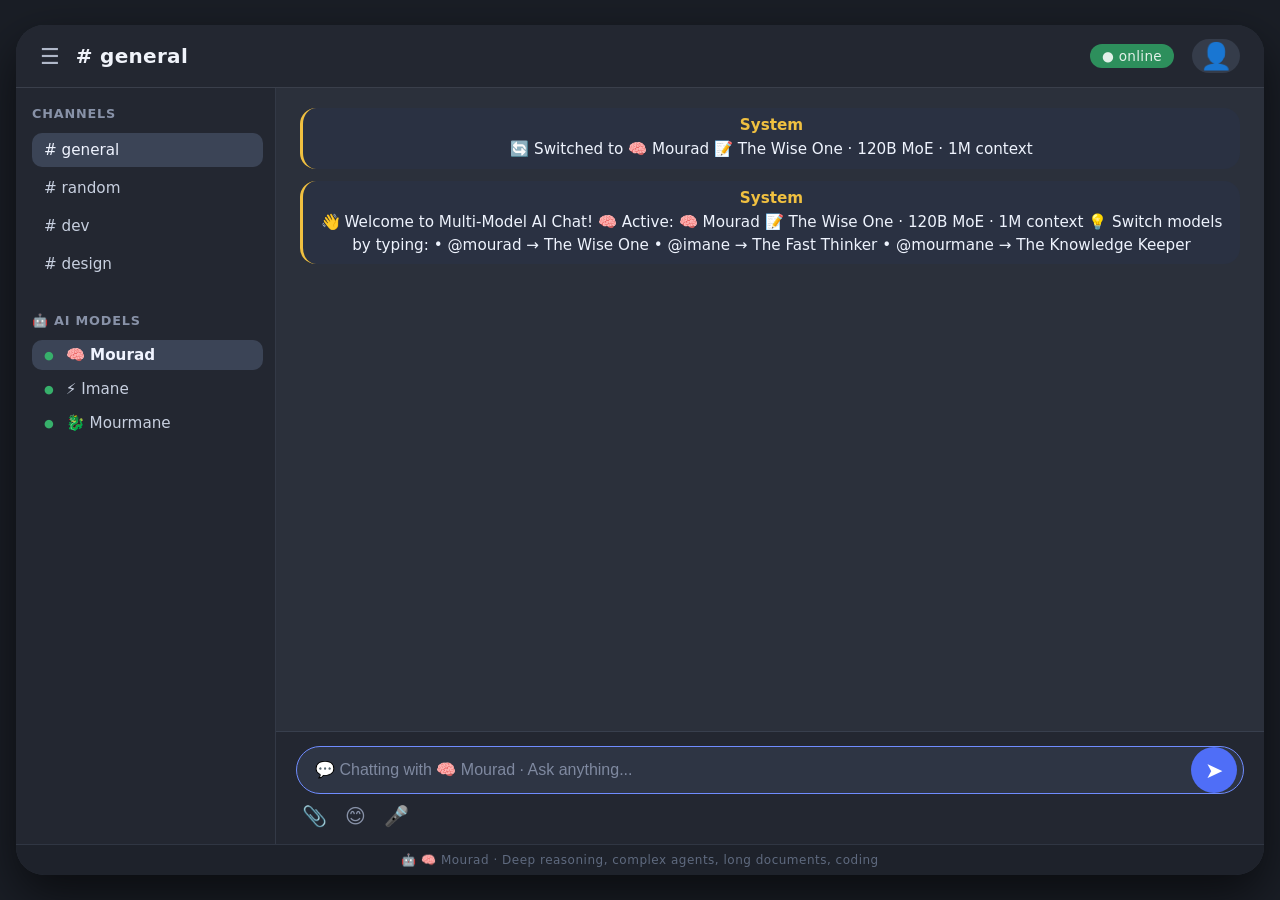
<file: index.html>
<!DOCTYPE html>
<html lang="en">
<head>
	<!DOCTYPE html>
<html lang="en">
<head>
    <meta charset="UTF-8">
    <meta name="viewport" content="width=device-width, initial-scale=1.0, maximum-scale=1.0, user-scalable=no">
    <title>AI Chat - Mourad, Imane & Mourmane</title>
    
    <!-- ===== PWA Manifest ===== -->
    <link rel="manifest" href="manifest.json">
    
    <!-- ===== Apple Touch Icon ===== -->
    <link rel="apple-touch-icon" href="icon-512.png">
    
    <!-- ===== Theme Color ===== -->
    <meta name="theme-color" content="#2b303b">
    <meta name="apple-mobile-web-app-capable" content="yes">
    <meta name="apple-mobile-web-app-status-bar-style" content="black-translucent">
    
    <link rel="stylesheet" href="style.css">
</head>
    <meta charset="UTF-8">
    <meta name="viewport" content="width=device-width, initial-scale=1.0">
    <title>Multi-Model AI Chat</title>
    <link rel="stylesheet" href="style.css">
</head>
<body>
    <div id="app">
        <header id="chat-header">
            <div id="header-left">
                <span id="hamburger-icon">☰</span>
                <span id="chat-title"># general</span>
            </div>
            <div id="header-right">
                <span id="user-status">● online</span>
                <span id="user-avatar">👤</span>
            </div>
        </header>

        <main id="chat-main">
            <aside id="sidebar">
                <nav id="channel-list">
                    <h3>Channels</h3>
                    <ul>
                        <li class="channel active"># general</li>
                        <li class="channel"># random</li>
                        <li class="channel"># dev</li>
                        <li class="channel"># design</li>
                    </ul>
                </nav>
                <section id="user-list">
                    <h3>🤖 AI Models</h3>
                    <ul>
                        <li class="user model-option" data-model="mourad">🧠 Mourad</li>
                        <li class="user model-option" data-model="imane">⚡ Imane</li>
                        <li class="user model-option" data-model="mourmane">🐉 Mourmane</li>
                    </ul>
                </section>
            </aside>

            <section id="message-panel">
                <div id="message-display"></div>
                <div id="message-input-area">
                    <div id="input-wrapper">
                        <input type="text" id="message-input" placeholder='Type "@mourad", "@imane", or "@mourmane" to switch...' />
                        <button id="send-button">➤</button>
                    </div>
                    <div id="input-actions">
                        <span class="action-icon">📎</span>
                        <span class="action-icon">😊</span>
                        <span class="action-icon">🎤</span>
                    </div>
                </div>
            </section>
        </main>

        <footer id="chat-footer">
            <p>🤖 Mourad · Imane · Mourmane</p>
        </footer>
    </div>
    <script src="script.js"></script>
</body>
</html>
</file>
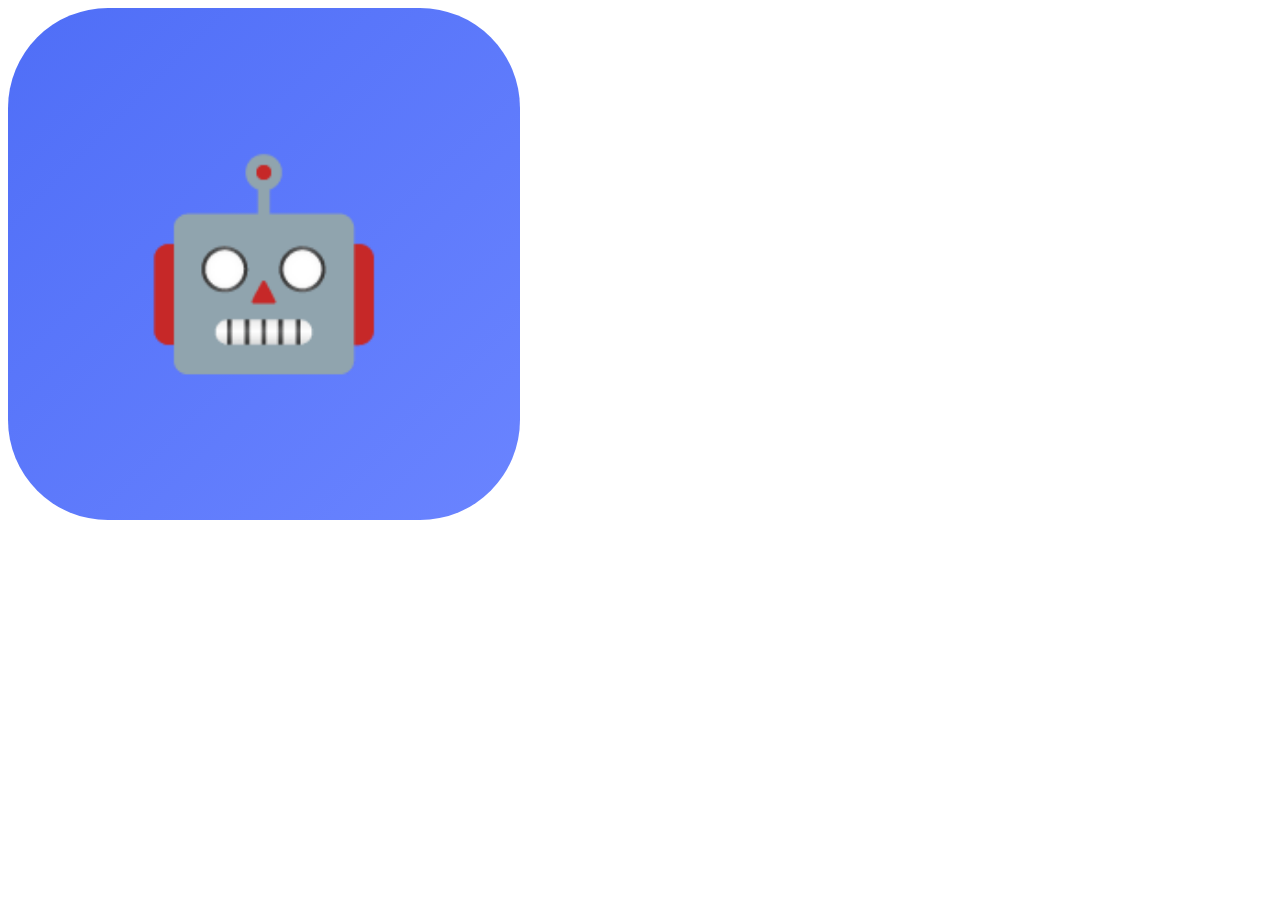
<file: make-icons.html>
<!DOCTYPE html>
<html>
<head>
    <title>Make Icons</title>
</head>
<body>
    <div style="width:512px;height:512px;background:linear-gradient(135deg,#4f6ef7,#6a84ff);display:flex;align-items:center;justify-content:center;font-size:200px;border-radius:100px;">
        🤖
    </div>
</body>
</html>
</file>
<file: style.css>
/* ============================================================
   style.css – Chat App styling
   Complete with colors, layout, typography, and interactions.
   ============================================================ */

/* ----- Reset & base ----- */
* {
    margin: 0;
    padding: 0;
    box-sizing: border-box;
}

body {
    font-family: 'Segoe UI', Roboto, system-ui, -apple-system, sans-serif;
    background: #1a1e26;
    height: 100vh;
    display: flex;
    align-items: center;
    justify-content: center;
    padding: 16px;
}

/* ----- Main app container ----- */
#app {
    width: 100%;
    max-width: 1300px;
    height: 100%;
    max-height: 850px;
    background: #2b303b;
    border-radius: 28px;
    display: flex;
    flex-direction: column;
    overflow: hidden;
    box-shadow: 0 20px 50px rgba(0, 0, 0, 0.6);
    transition: background 0.2s;
}

/* ----- Header / top bar ----- */
#chat-header {
    background: #232731;
    padding: 14px 24px;
    display: flex;
    justify-content: space-between;
    align-items: center;
    border-bottom: 1px solid #3a3f4b;
    flex-shrink: 0;
}

#header-left {
    display: flex;
    align-items: center;
    gap: 16px;
}

#hamburger-icon {
    font-size: 22px;
    color: #b0b8c9;
    cursor: default;
    user-select: none;
    transition: color 0.2s;
}
#hamburger-icon:hover {
    color: #e4e9f2;
}

#chat-title {
    font-weight: 600;
    font-size: 1.25rem;
    color: #f0f3fa;
    letter-spacing: 0.3px;
}

#header-right {
    display: flex;
    align-items: center;
    gap: 18px;
}

#user-status {
    font-size: 0.85rem;
    background: #2d8f5c;
    padding: 4px 12px;
    border-radius: 30px;
    color: #e2f0e8;
    font-weight: 500;
    letter-spacing: 0.3px;
}

#user-avatar {
    font-size: 26px;
    line-height: 1;
    background: #353c4a;
    padding: 4px 8px;
    border-radius: 40px;
    cursor: default;
}

/* ----- Main area (sidebar + messages) ----- */
#chat-main {
    display: flex;
    flex: 1;
    overflow: hidden;
}

/* ----- Sidebar ----- */
#sidebar {
    width: 260px;
    background: #232731;
    padding: 18px 12px 20px 16px;
    display: flex;
    flex-direction: column;
    gap: 28px;
    border-right: 1px solid #333946;
    flex-shrink: 0;
}

#sidebar h3 {
    font-size: 0.8rem;
    text-transform: uppercase;
    letter-spacing: 0.8px;
    color: #8892a8;
    margin-bottom: 12px;
    font-weight: 600;
}

#channel-list ul,
#user-list ul {
    list-style: none;
}

.channel,
.user {
    padding: 8px 12px;
    border-radius: 10px;
    color: #c8d0e0;
    font-size: 0.95rem;
    transition: background 0.15s, color 0.15s;
    cursor: default;
    margin-bottom: 4px;
    display: flex;
    align-items: center;
    gap: 6px;
}

.channel.active {
    background: #3b4456;
    color: #f0f4ff;
    font-weight: 500;
}

.channel:hover,
.user:hover {
    background: #303846;
    color: #f0f4ff;
}

.user {
    padding: 6px 12px;
}

#user-list .user::before {
    content: "●";
    color: #37b06b;
    font-size: 0.7rem;
    margin-right: 6px;
}

/* ----- Message panel ----- */
#message-panel {
    flex: 1;
    display: flex;
    flex-direction: column;
    background: #2b303b;
    min-width: 0;
}

/* Message display area */
#message-display {
    flex: 1;
    padding: 20px 24px 12px 24px;
    overflow-y: auto;
    display: flex;
    flex-direction: column;
    gap: 12px;
    background: #2b303b;
}

/* individual message */
.message-item {
    display: grid;
    grid-template-columns: auto 1fr auto;
    grid-template-rows: auto auto;
    column-gap: 12px;
    row-gap: 2px;
    padding: 8px 12px 8px 12px;
    border-radius: 16px;
    background: #323946;
    transition: background 0.15s;
    max-width: 100%;
    word-break: break-word;
}

.message-item:hover {
    background: #3a4152;
}

.msg-user {
    font-weight: 600;
    color: #bdd0ff;
    grid-column: 1 / 2;
    grid-row: 1 / 2;
    font-size: 0.95rem;
}

.msg-time {
    font-size: 0.7rem;
    color: #838da3;
    grid-column: 3 / 4;
    grid-row: 1 / 2;
    justify-self: end;
    align-self: center;
}

.msg-text {
    grid-column: 1 / 4;
    grid-row: 2 / 3;
    color: #eef3fd;
    font-size: 0.95rem;
    line-height: 1.5;
    margin: 2px 0 0 0;
}

/* ----- Input area ----- */
#message-input-area {
    background: #232731;
    padding: 14px 20px 16px 20px;
    border-top: 1px solid #383f4d;
    display: flex;
    flex-direction: column;
    gap: 10px;
    flex-shrink: 0;
}

#input-wrapper {
    display: flex;
    align-items: center;
    background: #2b313e;
    border-radius: 50px;
    padding: 0 6px 0 18px;
    border: 1px solid #3f4757;
    transition: border 0.2s, background 0.2s;
}

#input-wrapper:focus-within {
    border-color: #6f8cff;
    background: #2e3544;
}

#message-input {
    flex: 1;
    background: transparent;
    border: none;
    padding: 12px 6px 12px 0;
    font-size: 1rem;
    color: #f0f4fc;
    outline: none;
    min-width: 0;
}

#message-input::placeholder {
    color: #7f89a0;
    font-weight: 400;
}

#send-button {
    background: #4f6ef7;
    border: none;
    border-radius: 40px;
    width: 46px;
    height: 46px;
    font-size: 1.4rem;
    color: white;
    display: flex;
    align-items: center;
    justify-content: center;
    cursor: default;
    transition: background 0.2s, transform 0.1s;
    flex-shrink: 0;
}

#send-button:hover {
    background: #6a84ff;
}

#send-button:active {
    transform: scale(0.94);
}

/* input action icons (attachments, emoji, mic) */
#input-actions {
    display: flex;
    gap: 18px;
    padding-left: 6px;
}

.action-icon {
    font-size: 1.25rem;
    color: #8892a8;
    cursor: default;
    transition: color 0.2s, transform 0.1s;
    user-select: none;
}

.action-icon:hover {
    color: #d0d9ed;
    transform: scale(1.1);
}

/* ----- Footer ----- */
#chat-footer {
    background: #1e222b;
    padding: 8px 24px;
    text-align: center;
    border-top: 1px solid #303643;
    flex-shrink: 0;
}

#chat-footer p {
    color: #5f6a7f;
    font-size: 0.75rem;
    letter-spacing: 0.5px;
}

/* ----- Scrollbar styling (optional) ----- */
#message-display::-webkit-scrollbar {
    width: 8px;
}
#message-display::-webkit-scrollbar-track {
    background: #232731;
    border-radius: 10px;
}
#message-display::-webkit-scrollbar-thumb {
    background: #4a5368;
    border-radius: 10px;
}
#message-display::-webkit-scrollbar-thumb:hover {
    background: #5e6a83;
}

/* ----- Responsive touches ----- */
@media (max-width: 720px) {
    #sidebar {
        width: 180px;
        padding: 14px 8px;
    }
    #chat-title {
        font-size: 1rem;
    }
    #message-display {
        padding: 14px 12px;
    }
    .message-item {
        padding: 6px 10px;
    }
}

@media (max-width: 540px) {
    #app {
        border-radius: 16px;
        max-height: 100vh;
    }
    #sidebar {
        display: none; /* mobile: hide sidebar, only messages */
    }
    #chat-header {
        padding: 10px 14px;
        flex-wrap: wrap;
    }
    #user-status {
        font-size: 0.7rem;
        padding: 2px 10px;
    }
}
</file>
